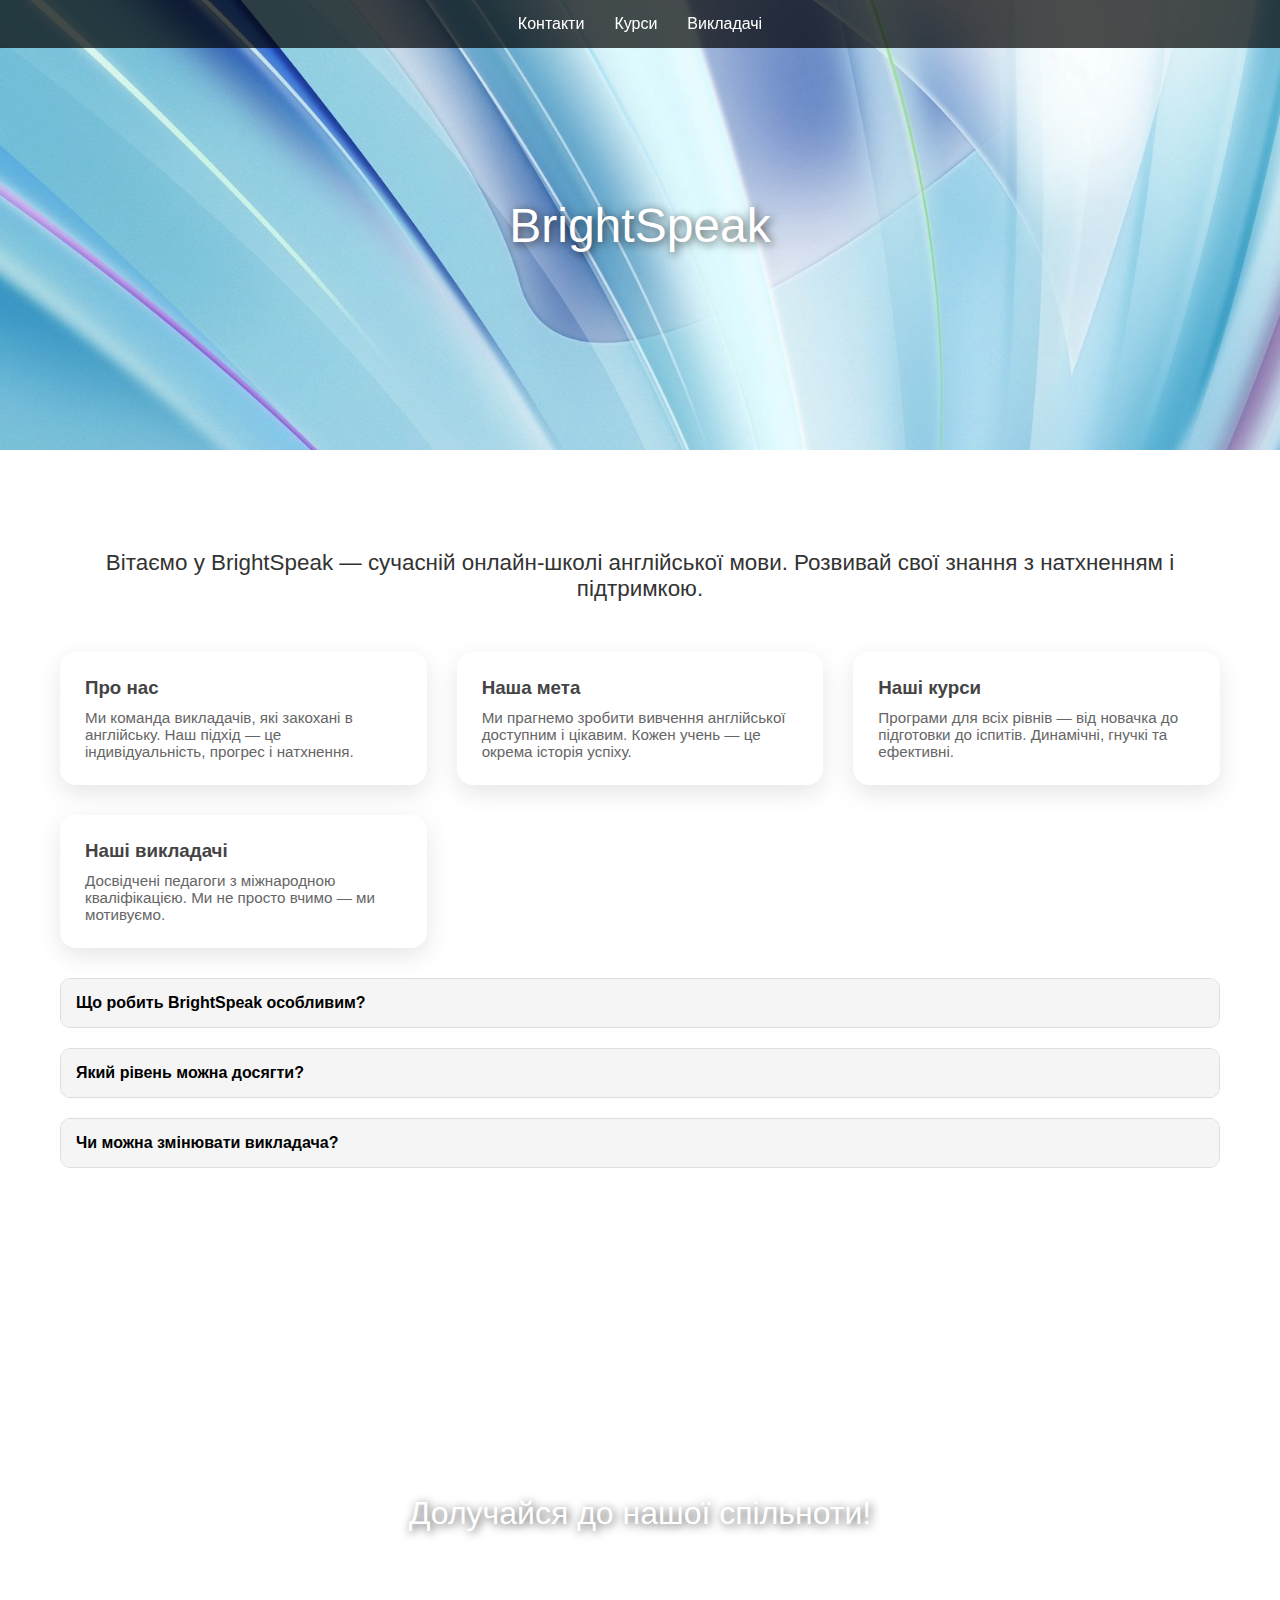
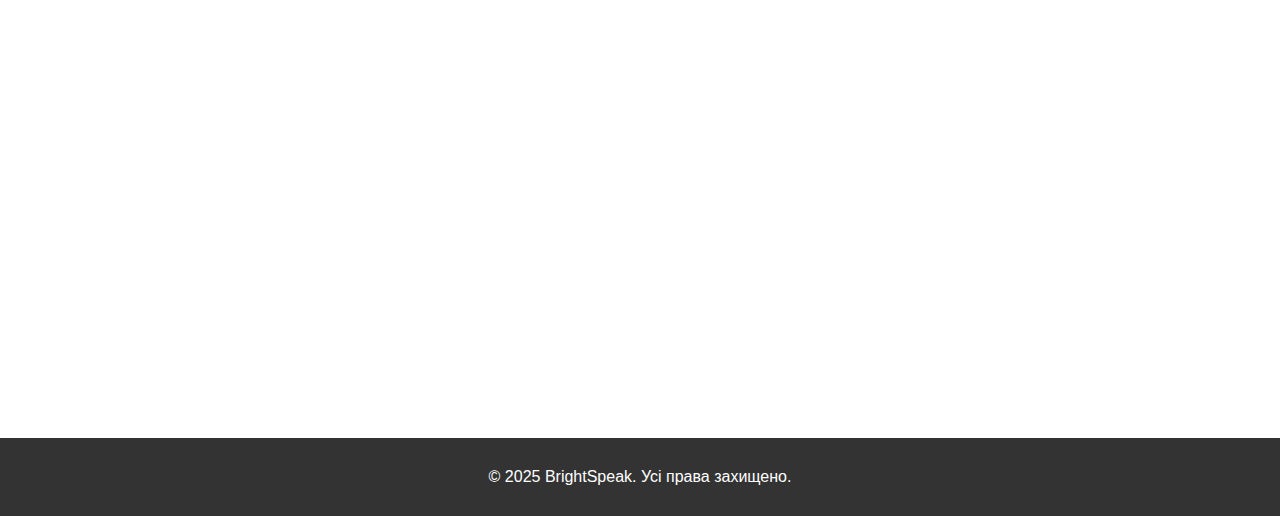
<file: index.html>
﻿<!DOCTYPE html>
<html lang="uk">
<head>
    <meta charset="UTF-8" />
    <meta name="viewport" content="width=device-width, initial-scale=1.0" />
    <title>BrightSpeak</title>
    <style>
        /* ОБНУЛЕНИЕ И БАЗА */
        * {
            margin: 0;
            padding: 0;
            box-sizing: border-box;
        }

        body, html {
            font-family: 'Segoe UI', sans-serif;
            scroll-behavior: smooth;
        }

        ul {
            list-style: none;
        }

        a {
            text-decoration: none;
            color: inherit;
        }

        /* МЕНЮ */
        nav {
            position: fixed;
            top: 0;
            width: 100%;
            background-color: rgba(0,0,0,0.7);
            color: white;
            display: flex;
            justify-content: center;
            padding: 15px 0;
            z-index: 999;
        }

            nav ul {
                display: flex;
                gap: 30px;
            }

            nav li:hover {
                text-decoration: underline;
                cursor: pointer;
            }

        /* ПАРАЛЛАКС */
        .parallax {
            background-attachment: fixed;
            background-size: cover;
            background-position: center;
            height: 50vh;
            display: flex;
            align-items: center;
            justify-content: center;
            color: white;
            font-size: 3em;
            text-shadow: 2px 2px 10px rgba(0,0,0,0.7);
        }

            .parallax.top {
                background-image: url('images/fon.jpg');
            }

            .parallax.bottom {
                background-image: url('images/33.jpg');
                font-size: 2em;
            }

        /* ГЛАВНЫЙ БЛОК */
        .content {
            padding: 100px 20px;
            max-width: 1200px;
            margin: 0 auto;
        }

        .intro {
            text-align: center;
            margin-bottom: 50px;
            font-size: 1.4em;
            color: #333;
        }

        .cards {
            display: grid;
            grid-template-columns: repeat(auto-fit, minmax(280px, 1fr));
            gap: 30px;
        }

        .card {
            background-color: white;
            border-radius: 16px;
            padding: 25px;
            box-shadow: 0 8px 25px rgba(0,0,0,0.1);
            transition: transform 0.3s ease;
            cursor: pointer;
        }

            .card:hover {
                transform: scale(1.05);
            }

            .card h3 {
                margin-bottom: 10px;
                color: #444;
            }

            .card p {
                color: #666;
                font-size: 0.95em;
            }

        /* FAQ стили */
        .faq {
            margin-top: 30px;
        }

        .faq-item {
            margin-bottom: 20px;
            border-radius: 10px;
            overflow: hidden;
            border: 1px solid #ddd;
        }

        .faq-question {
            background: #f5f5f5;
            padding: 15px;
            cursor: pointer;
            font-weight: bold;
            transition: background 0.3s;
        }

            .faq-question:hover {
                background: #e0e0e0;
            }

        .faq-answer {
            padding: 15px;
            display: none;
            background-color: #fff;
            border-top: 1px solid #ddd;
        }

        /* ДЛИНА */
        .spacer {
            height: 300px;
        }

        footer {
            text-align: center;
            padding: 30px;
            background: #333;
            color: white;
        }
/* --- Адаптивность для планшетов и телефонов --- */

/* Планшеты (до 992px) */
@media (max-width: 992px) {
    nav ul li {
        margin: 0 10px;
    }
    .centered-section h2 {
        font-size: 2.2em;
    }
}

/* Смартфоны (до 768px) */
@media (max-width: 768px) {
    nav ul {
        display: flex;
        flex-direction: column;
        align-items: center;
    }
    nav ul li a {
        font-size: 2.5em;
         padding: 20 40px;
    }
    

    nav ul li {
        margin: 10px 0;
    }

    main {
        margin: 20px auto;
        padding: 0 10px;
    }

    .parallax-content h2 {
        font-size: 2rem;
    }

    .parallax-content p {
        font-size: 1rem;
    }

    /* Гибкая сетка для блоков курсов или ссылок */
    .course-links {
        display: flex;
        flex-wrap: wrap;
        justify-content: center;
        gap: 20px;
    }

    .course-links a {
        flex: 1 1 200px;
        text-align: center;
    }
}
        
    </style>
</head>
<body>

    <!-- Меню -->
    <nav>
        <ul>
            <li onclick="location.href='contacts.html'">Контакти</li>
            <li onclick="location.href='courses.html'">Курси</li>
            <li onclick="location.href='teachers.html'">Викладачі</li>
        </ul>
    </nav>

    <!-- Параллакс верх -->
    <section class="parallax top">
        BrightSpeak
    </section>

    <!-- Контент -->
    <section class="content">
        <div class="intro">
            Вітаємо у BrightSpeak — сучасній онлайн-школі англійської мови. Розвивай свої знання з натхненням і підтримкою.
        </div>

        <div class="cards">
            <div class="card">
                <h3>Про нас</h3>
                <p>Ми команда викладачів, які закохані в англійську. Наш підхід — це індивідуальність, прогрес і натхнення.</p>
            </div>
            <div class="card">
                <h3>Наша мета</h3>
                <p>Ми прагнемо зробити вивчення англійської доступним і цікавим. Кожен учень — це окрема історія успіху.</p>
            </div>
            <div class="card">
                <h3>Наші курси</h3>
                <p>Програми для всіх рівнів — від новачка до підготовки до іспитів. Динамічні, гнучкі та ефективні.</p>
            </div>
            <div class="card">
                <h3>Наші викладачі</h3>
                <p>Досвідчені педагоги з міжнародною кваліфікацією. Ми не просто вчимо — ми мотивуємо.</p>
            </div>
        </div>

        <!-- FAQ -->
        <div class="faq">
            <div class="faq-item">
                <div class="faq-question">Що робить BrightSpeak особливим?</div>
                <div class="faq-answer">Інтерактивний підхід, індивідуальні заняття, гнучкий графік та підтримка 24/7.</div>
            </div>
            <div class="faq-item">
                <div class="faq-question">Який рівень можна досягти?</div>
                <div class="faq-answer">Ми допоможемо тобі дійти від A1 до C1 і скласти міжнародні іспити.</div>
            </div>
            <div class="faq-item">
                <div class="faq-question">Чи можна змінювати викладача?</div>
                <div class="faq-answer">Так, якщо ти відчуваєш, що не підходить стиль викладання, ми допоможемо підібрати іншого спеціаліста.</div>
            </div>
        </div>
    </section>

    <!-- Нижний параллакс -->
    <section class="parallax bottom">
        Долучайся до нашої спільноти!
    </section>

    <!-- Дополнительная длина -->
    <div class="spacer"></div>

    <footer>
        &copy; 2025 BrightSpeak. Усі права захищено.
    </footer>

    <script>
        // FAQ toggle
        document.querySelectorAll('.faq-question').forEach(question => {
            question.addEventListener('click', () => {
                const answer = question.nextElementSibling;
                const isOpen = answer.style.display === 'block';
                document.querySelectorAll('.faq-answer').forEach(ans => ans.style.display = 'none');
                answer.style.display = isOpen ? 'none' : 'block';
            });
        });
    </script>

</body>
</html>
</file>
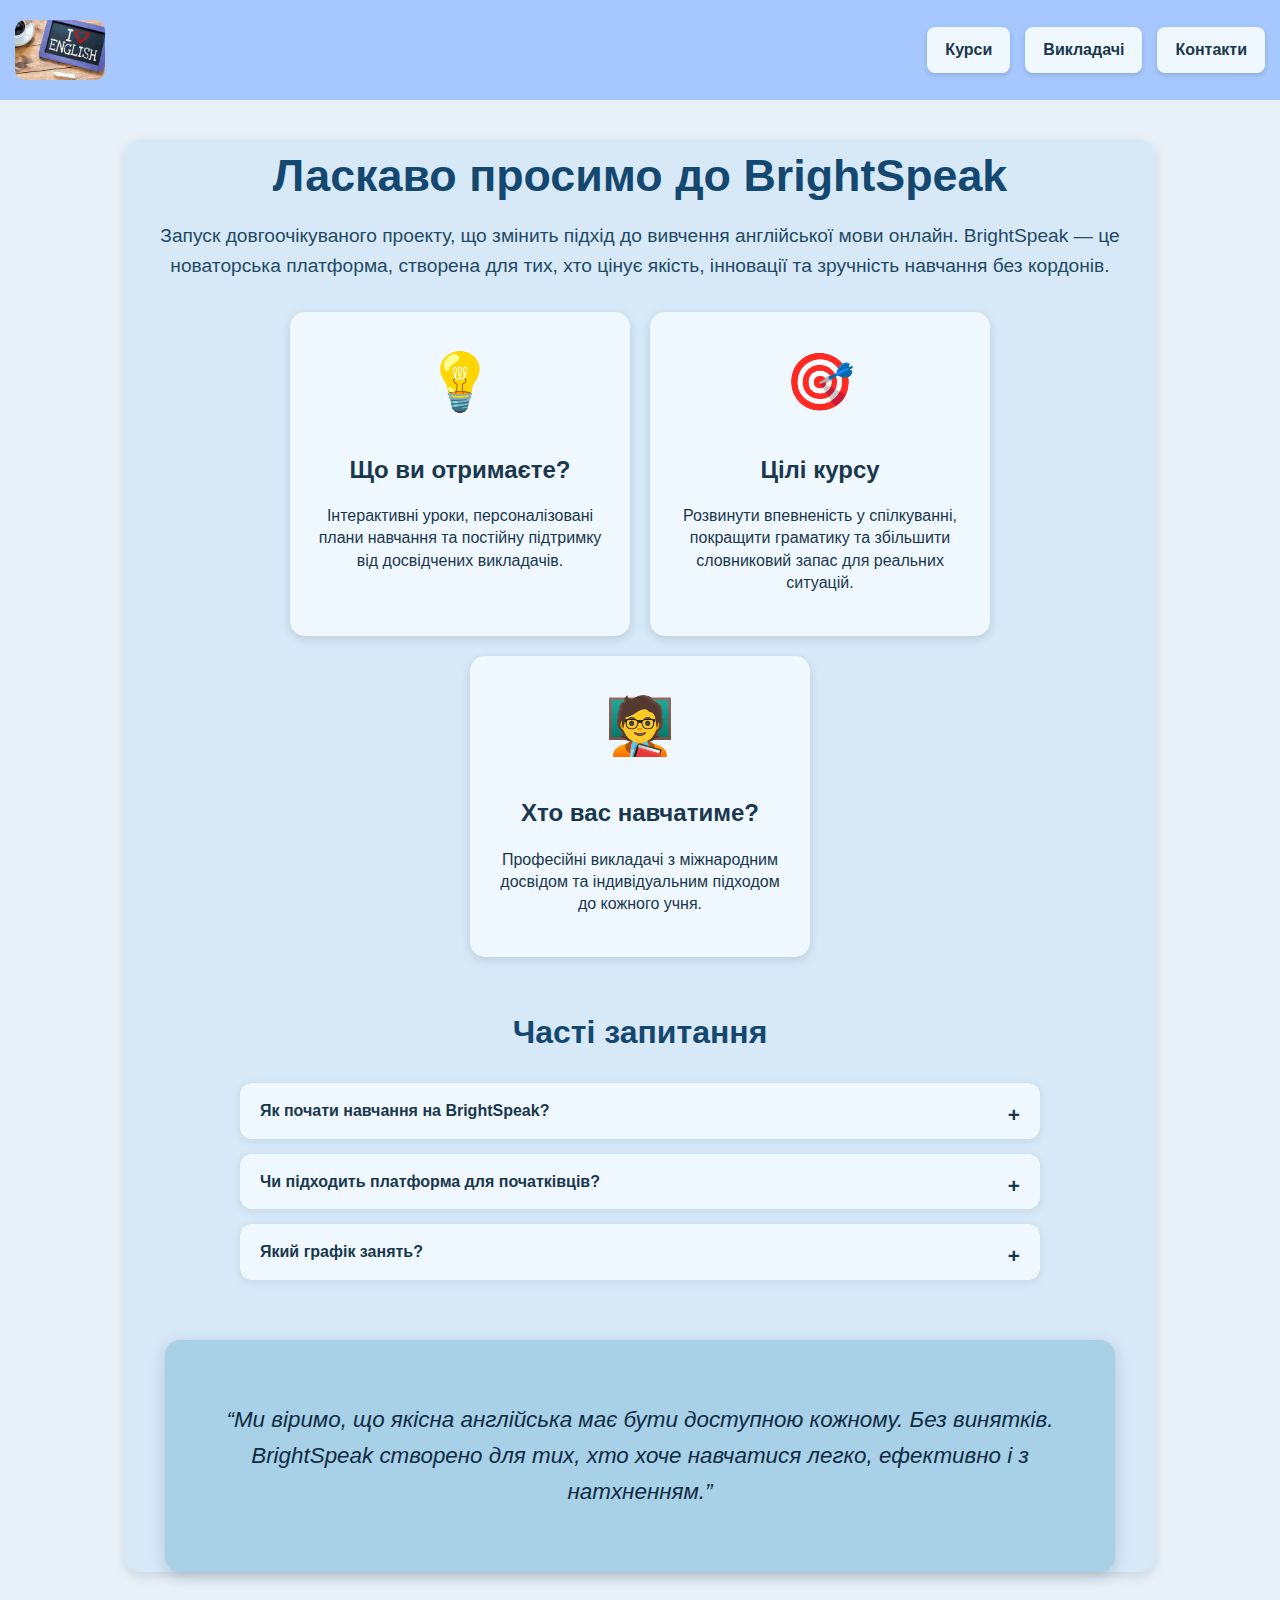
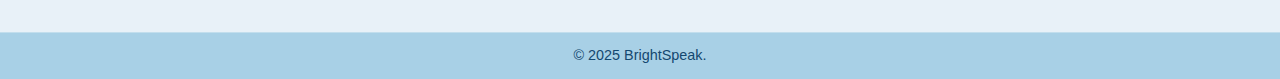
<file: BrightSpeak/index.html>
﻿<!DOCTYPE html>
<html lang="uk">
<head>
    <meta charset="UTF-8" />
    <meta name="viewport" content="width=device-width, initial-scale=1" />
    <title>BrightSpeak — Віртуальний Репетитор</title>
    <style>
        body {
            margin: 0;
            font-family: 'Segoe UI', Tahoma, Geneva, Verdana, sans-serif;
            background-color: #e8f1f8;
            color: #1a374d;
            line-height: 1.6;
            text-align: center;
        }

        header {
            background-color: #A6C8FF;
            padding: 20px 15px;
            display: flex;
            align-items: center;
            justify-content: space-between;
            flex-wrap: wrap;
        }

            header img {
                max-height: 60px;
                border-radius: 10px;
                cursor: pointer;
            }

        nav {
            display: flex;
            gap: 15px;
            flex-wrap: wrap;
        }

            nav a {
                text-decoration: none;
                color: #1a374d;
                background-color: #f0f8ff;
                padding: 10px 18px;
                border-radius: 8px;
                font-weight: 600;
                box-shadow: 0 2px 5px rgba(26,55,77,0.2);
                transition: background-color 0.3s ease, color 0.3s ease;
            }

                nav a:hover {
                    background-color: #1a374d;
                    color: #a8d0e6;
                }

        main {
            max-width: 1000px;
            margin: 40px auto;
            padding: 0 15px;
            background-color: #d7e9f7;
            border-radius: 15px;
            box-shadow: 0 4px 12px rgba(26,55,77,0.15);
        }

        h1 {
            margin-bottom: 0.2em;
            font-weight: 700;
            font-size: 2.8rem;
            color: #144870;
        }

        p.lead {
            font-size: 1.2rem;
            font-weight: 500;
            margin-top: 0;
            margin-bottom: 30px;
            color: #244a66;
        }

        /* Картки */
        .cards {
            display: flex;
            flex-wrap: wrap;
            gap: 20px;
            justify-content: center;
            margin-bottom: 50px;
        }

        .card {
            background-color: #f0f8ff;
            border-radius: 15px;
            padding: 25px 20px;
            max-width: 300px;
            box-shadow: 0 3px 10px rgba(26,55,77,0.15);
            transition: transform 0.3s ease;
            cursor: default;
            color: #1a374d;
        }

            .card:hover {
                transform: translateY(-8px);
                box-shadow: 0 8px 20px rgba(26,55,77,0.3);
            }

        .card-icon {
            font-size: 3.5rem;
            margin-bottom: 15px;
            color: #3b82f6;
        }

        .card h3 {
            margin-bottom: 15px;
            font-weight: 700;
            font-size: 1.5rem;
        }

        .card p {
            font-size: 1rem;
            line-height: 1.4;
            font-weight: 500;
        }

        /* FAQ */
        .faq {
            max-width: 800px;
            margin: 0 auto 60px auto;
            text-align: left;
            color: #1a374d;
        }

            .faq h2 {
                font-size: 2rem;
                margin-bottom: 25px;
                text-align: center;
                color: #144870;
            }

        .faq-item {
            background-color: #f0f8ff;
            border-radius: 12px;
            margin-bottom: 15px;
            box-shadow: 0 2px 8px rgba(26,55,77,0.1);
            overflow: hidden;
        }

        .faq-question {
            padding: 15px 20px;
            cursor: pointer;
            font-weight: 600;
            position: relative;
            user-select: none;
        }

            .faq-question::after {
                content: '+';
                position: absolute;
                right: 20px;
                font-weight: 900;
                font-size: 1.3rem;
                transition: transform 0.3s ease;
            }

            .faq-question.active::after {
                content: '-';
                transform: rotate(180deg);
            }

        .faq-answer {
            max-height: 0;
            padding: 0 20px;
            font-weight: 500;
            line-height: 1.5;
            color: #244a66;
            transition: max-height 0.4s ease, padding 0.4s ease;
        }

            .faq-answer.open {
                max-height: 200px;
                padding: 15px 20px 20px 20px;
            }

        /* Цитата */
        .quote-section {
            background-color: #a8d0e6;
            color: #0f2c44;
            padding: 40px 25px;
            border-radius: 15px;
            font-style: italic;
            font-size: 1.4rem;
            max-width: 900px;
            margin: 0 auto 60px auto;
            box-shadow: 0 4px 15px rgba(26,55,77,0.2);
        }
    </style>
</head>
<body>

    <header>
        <!-- Ти можеш замінити шлях до фото тут -->
        <img src="images/33.jpg" alt="BrightSpeak Profile" />
        <nav>
            <a href="courses.html">Курси</a>
            <a href="teachers.html">Викладачі</a>
            <a href="contacts.html">Контакти</a>
        </nav>
    </header>

    <main>
        <h1>Ласкаво просимо до BrightSpeak</h1>
        <p class="lead">Запуск довгоочікуваного проекту, що змінить підхід до вивчення англійської мови онлайн. BrightSpeak — це новаторська платформа, створена для тих, хто цінує якість, інновації та зручність навчання без кордонів.</p>

        <!-- Інформаційні картки -->
        <section class="cards" aria-label="Основні переваги BrightSpeak">
            <article class="card">
                <div class="card-icon" aria-hidden="true">💡</div>
                <h3>Що ви отримаєте?</h3>
                <p>Інтерактивні уроки, персоналізовані плани навчання та постійну підтримку від досвідчених викладачів.</p>
            </article>
            <article class="card">
                <div class="card-icon" aria-hidden="true">🎯</div>
                <h3>Цілі курсу</h3>
                <p>Розвинути впевненість у спілкуванні, покращити граматику та збільшити словниковий запас для реальних ситуацій.</p>
            </article>
            <article class="card">
                <div class="card-icon" aria-hidden="true">🧑‍🏫</div>
                <h3>Хто вас навчатиме?</h3>
                <p>Професійні викладачі з міжнародним досвідом та індивідуальним підходом до кожного учня.</p>
            </article>
        </section>

        <!-- FAQ -->
        <section class="faq" aria-label="Часті запитання">
            <h2>Часті запитання</h2>

            <div class="faq-item">
                <div class="faq-question">Як почати навчання на BrightSpeak?</div>
                <div class="faq-answer">
                    Для початку реєструйтесь на сайті, обирайте курс, що підходить саме вам, і починайте навчання у зручний час.
                </div>
            </div>
            <div class="faq-item">
                <div class="faq-question">Чи підходить платформа для початківців?</div>
                <div class="faq-answer">
                    Так, ми маємо спеціальні курси, розроблені для тих, хто тільки починає вивчати англійську.
                </div>
            </div>
            <div class="faq-item">
                <div class="faq-question">Який графік занять?</div>
                <div class="faq-answer">
                    Ви можете обирати час занять самостійно — платформа працює 24/7.
                </div>
            </div>
        </section>

        <!-- Цитата -->
        <section class="quote-section">
            <p>“Ми віримо, що якісна англійська має бути доступною кожному. Без винятків. BrightSpeak створено для тих, хто хоче навчатися легко, ефективно і з натхненням.”</p>
        </section>
    </main>

    <script>
        // Акордеон FAQ
        document.querySelectorAll('.faq-question').forEach(question => {
            question.addEventListener('click', () => {
                const currentlyActive = document.querySelector('.faq-question.active');
                if (currentlyActive && currentlyActive !== question) {
                    currentlyActive.classList.remove('active');
                    currentlyActive.nextElementSibling.classList.remove('open');
                }
                question.classList.toggle('active');
                question.nextElementSibling.classList.toggle('open');
            });
        });
    </script>

    <footer style="background-color:#a8d0e6; color:#144870; text-align:center; padding:12px 0; font-size:0.9rem; font-weight:500; box-shadow: inset 0 1px 0 rgba(255,255,255,0.3);">
        &copy; 2025 BrightSpeak. 
    </footer>


</body>
</html>
</file>
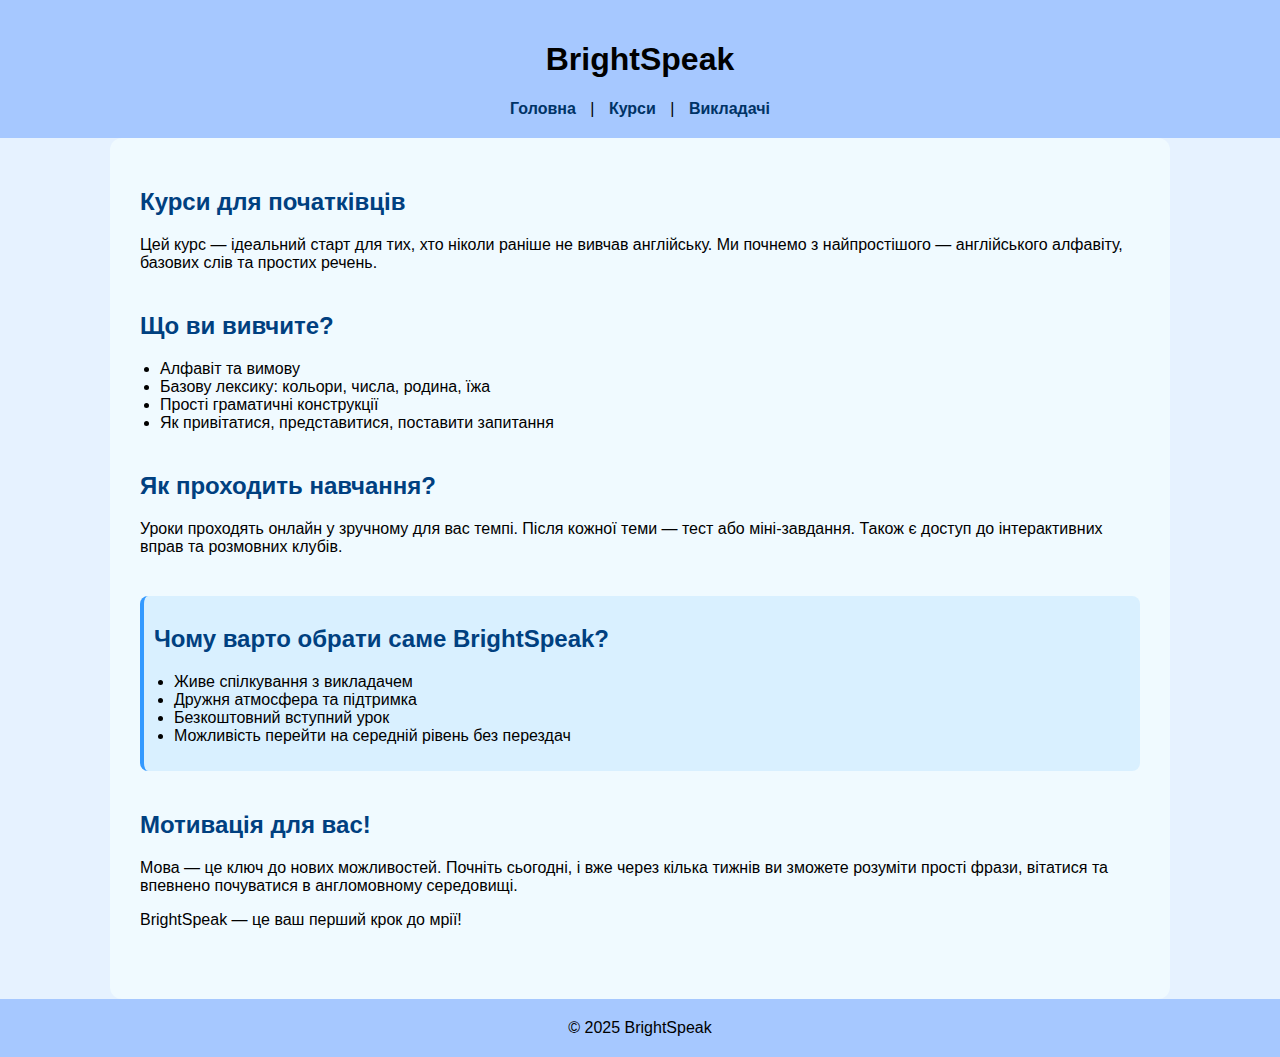
<file: beginner.html>
﻿<!DOCTYPE html>
<html lang="uk">
<head>
  <meta charset="UTF-8">
  <meta name="viewport" content="width=device-width, initial-scale=1.0">
  <title>Курси для початківців</title>
  <style>
    @keyframes fadeIn {
      from {
        opacity: 0;
        transform: translateY(20px);
      }
      to {
        opacity: 1;
        transform: translateY(0);
      }
    }

    body {
      font-family: Arial, sans-serif;
      background-color: #e6f2ff;
      margin: 0;
      padding: 0;
    }

    header, footer {
      background-color: #A6C8FF;
      padding: 20px;
      text-align: center;
    }

    header nav a {
      margin: 0 10px;
      text-decoration: none;
      color: #003366;
      font-weight: bold;
    }

    main {
      animation: fadeIn 1.2s ease-in-out;
      padding: 30px;
      max-width: 1000px;
      margin: 0 auto;
      background-color: #f0faff;
      border-radius: 12px;
    }

    section {
      margin-bottom: 40px;
    }

    h2 {
      color: #004080;
    }

    ul {
      padding-left: 20px;
    }

    .highlight {
      background-color: #d9f0ff;
      padding: 10px;
      border-left: 4px solid #3399ff;
      margin-top: 10px;
      border-radius: 8px;
    }
  </style>
</head>
<body>

  <header>
    <h1>BrightSpeak</h1>
    <nav>
      <a href="index.html">Головна</a> |
      <a href="courses.html">Курси</a> |
      <a href="teachers.html">Викладачі</a>
    </nav>
  </header>

  <main>
    <section>
      <h2>Курси для початківців</h2>
      <p>Цей курс — ідеальний старт для тих, хто ніколи раніше не вивчав англійську. Ми почнемо з найпростішого — англійського алфавіту, базових слів та простих речень.</p>
    </section>

    <section>
      <h2>Що ви вивчите?</h2>
      <ul>
        <li>Алфавіт та вимову</li>
        <li>Базову лексику: кольори, числа, родина, їжа</li>
        <li>Прості граматичні конструкції</li>
        <li>Як привітатися, представитися, поставити запитання</li>
      </ul>
    </section>

    <section>
      <h2>Як проходить навчання?</h2>
      <p>Уроки проходять онлайн у зручному для вас темпі. Після кожної теми — тест або міні-завдання. Також є доступ до інтерактивних вправ та розмовних клубів.</p>
    </section>

    <section class="highlight">
      <h2>Чому варто обрати саме BrightSpeak?</h2>
      <ul>
        <li>Живе спілкування з викладачем</li>
        <li>Дружня атмосфера та підтримка</li>
        <li>Безкоштовний вступний урок</li>
        <li>Можливість перейти на середній рівень без перездач</li>
      </ul>
    </section>

    <section>
      <h2>Мотивація для вас!</h2>
      <p>Мова — це ключ до нових можливостей. Почніть сьогодні, і вже через кілька тижнів ви зможете розуміти прості фрази, вітатися та впевнено почуватися в англомовному середовищі.</p>
      <p>BrightSpeak — це ваш перший крок до мрії!</p>
    </section>
  </main>

  <footer>
    © 2025 BrightSpeak
  </footer>

</body>
</html>
</file>
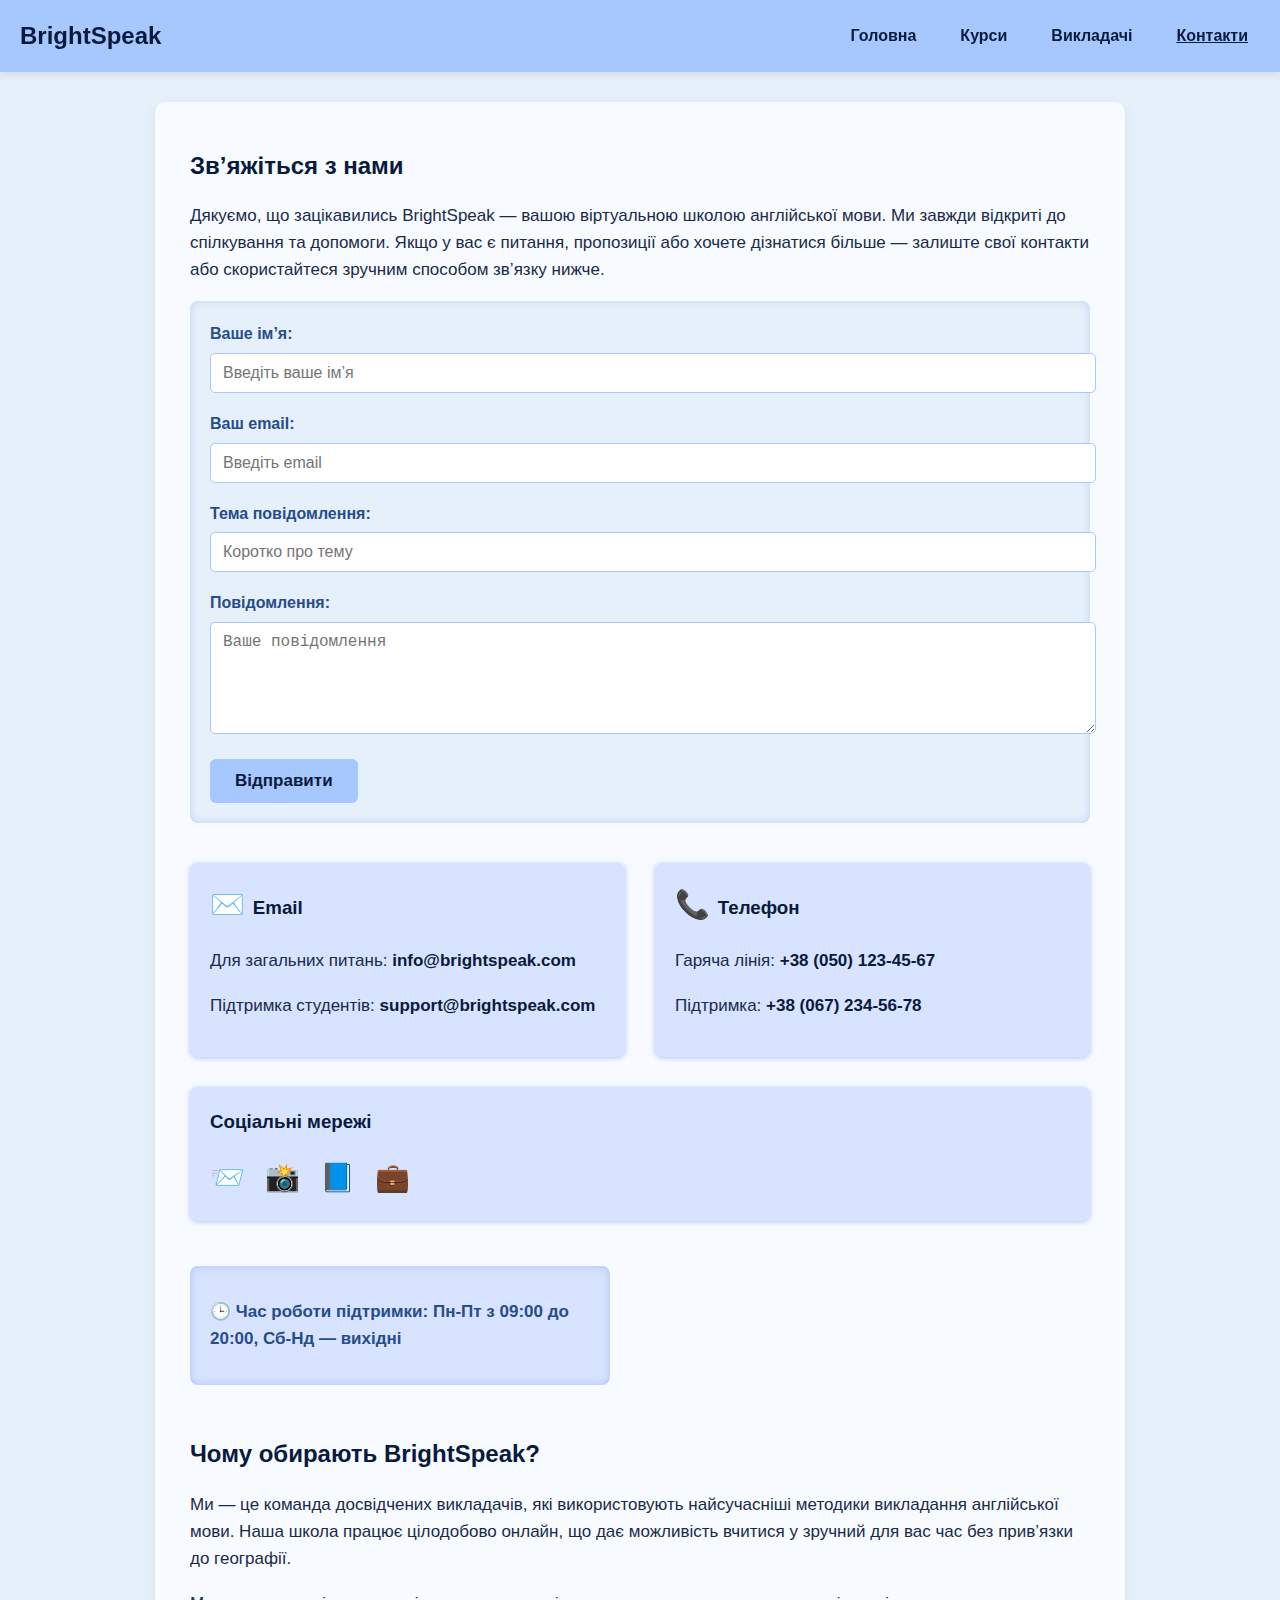
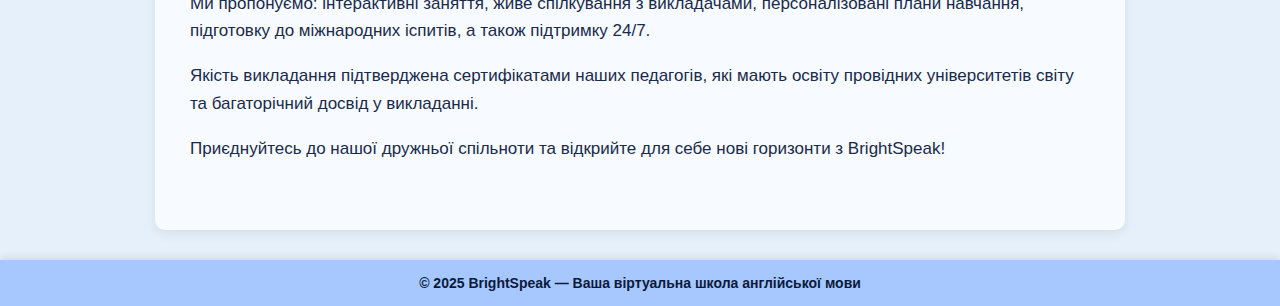
<file: contacts.html>
﻿<!DOCTYPE html>
<html lang="uk">
<head>
<meta charset="UTF-8" />
<meta name="viewport" content="width=device-width, initial-scale=1" />
<title>BrightSpeak — Контакти</title>
<style>
  body {
    margin: 0;
    font-family: 'Segoe UI', Tahoma, Geneva, Verdana, sans-serif;
    background-color: #e6f0fa;
    color: #1a2a4a;
    line-height: 1.6;
  }
  header {
    background-color: #a6c8ff;
    padding: 15px 20px;
    display: flex;
    align-items: center;
    justify-content: space-between;
    box-shadow: 0 2px 8px rgba(0,0,0,0.1);
    position: sticky;
    top: 0;
    z-index: 10;
  }
  header h1 {
    margin: 0;
    font-weight: 700;
    font-size: 24px;
    color: #0a1a3c;
  }
  nav {
    display: flex;
    gap: 20px;
  }
  nav a {
    text-decoration: none;
    color: #0a1a3c;
    font-weight: 600;
    padding: 8px 12px;
    border-radius: 5px;
    transition: background-color 0.3s ease;
  }
  nav a:hover {
    background-color: #e1eaff;
  }

  main {
    max-width: 900px;
    margin: 30px auto;
    background-color: #f7fbff;
    border-radius: 10px;
    padding: 25px 35px 50px;
    box-shadow: 0 4px 12px rgba(0,0,0,0.07);
    animation: fadeIn 1s ease forwards;
  }

  h2 {
    font-weight: 700;
    margin-bottom: 15px;
    color: #0a1a3c;
  }
  p {
    margin-bottom: 18px;
    font-size: 17px;
  }

  /* Форма обратной связи */
  form {
    background-color: #e6f0fa;
    padding: 20px;
    border-radius: 8px;
    box-shadow: inset 0 0 8px #c2d1f4;
    margin-bottom: 40px;
  }
  label {
    display: block;
    margin-bottom: 6px;
    font-weight: 600;
    color: #264d8b;
  }
  input[type="text"],
  input[type="email"],
  textarea {
    width: 100%;
    padding: 10px 12px;
    margin-bottom: 18px;
    border: 1.5px solid #a6c8ff;
    border-radius: 5px;
    font-size: 16px;
    transition: border-color 0.3s ease;
  }
  input[type="text"]:focus,
  input[type="email"]:focus,
  textarea:focus {
    border-color: #0a1a3c;
    outline: none;
  }
  textarea {
    resize: vertical;
    min-height: 90px;
  }
  button {
    background-color: #a6c8ff;
    border: none;
    color: #0a1a3c;
    font-weight: 700;
    padding: 12px 25px;
    border-radius: 6px;
    cursor: pointer;
    font-size: 17px;
    transition: background-color 0.3s ease;
  }
  button:hover {
    background-color: #7aa8ff;
  }

  /* Блок контактной информации */
  .contact-info {
    display: flex;
    flex-wrap: wrap;
    gap: 30px;
    margin-bottom: 45px;
  }
  .contact-item {
    flex: 1 1 250px;
    background-color: #d7e3ff;
    border-radius: 8px;
    padding: 20px;
    box-shadow: 0 1px 5px #aec3ff;
    transition: box-shadow 0.3s ease;
  }
  .contact-item:hover {
    box-shadow: 0 4px 15px #7291ff;
  }
  .contact-item h3 {
    margin-top: 0;
    color: #0a1a3c;
  }
  .contact-item a {
    color: #0a1a3c;
    text-decoration: none;
    font-weight: 600;
  }
  .contact-item a:hover {
    text-decoration: underline;
  }
  .icon {
    font-size: 28px;
    margin-bottom: 12px;
    color: #4a6bb8;
  }

  /* Соцсети */
  .social-links {
    display: flex;
    gap: 20px;
    margin-top: 10px;
  }
  .social-links a {
    font-size: 24px;
    color: #0a1a3c;
    transition: color 0.3s ease;
  }
  .social-links a:hover {
    color: #7291ff;
  }

  /* Время работы */
  .work-hours {
    background-color: #d7e3ff;
    border-radius: 8px;
    padding: 15px 20px;
    box-shadow: inset 0 0 10px #aec3ff;
    max-width: 380px;
    margin-bottom: 50px;
    font-weight: 600;
    color: #264d8b;
  }

  /* Анимация появления */
  @keyframes fadeIn {
    from {opacity: 0; transform: translateY(25px);}
    to {opacity: 1; transform: translateY(0);}
  }

  /* Подвал */
  footer {
    background-color: #a6c8ff;
    text-align: center;
    padding: 12px 20px;
    color: #0a1a3c;
    font-weight: 600;
    font-size: 14px;
    box-shadow: 0 -2px 8px rgba(0,0,0,0.1);
  }

  /* Иконки из Unicode для простоты */
  .icon-email::before { content: "✉️ "; }
  .icon-phone::before { content: "📞 "; }
  .icon-telegram::before { content: "📨 "; }
  .icon-instagram::before { content: "📸 "; }
  .icon-facebook::before { content: "📘 "; }
  .icon-linkedin::before { content: "💼 "; }

  /* Адаптивность */
  @media (max-width: 650px) {
    nav {
      gap: 12px;
    }
    .contact-info {
      flex-direction: column;
    }
    main {
      margin: 15px;
      padding: 20px;
    }
  }
</style>
</head>
<body>
<header>
  <h1>BrightSpeak</h1>
  <nav>
    <a href="index.html">Головна</a>
    <a href="courses.html">Курси</a>
    <a href="teachers.html">Викладачі</a>
    <a href="contacts.html" style="font-weight:700; text-decoration: underline;">Контакти</a>
  </nav>
</header>

<main>
  <h2>Зв’яжіться з нами</h2>
  <p>Дякуємо, що зацікавились BrightSpeak — вашою віртуальною школою англійської мови. Ми завжди відкриті до спілкування та допомоги. Якщо у вас є питання, пропозиції або хочете дізнатися більше — залиште свої контакти або скористайтеся зручним способом зв’язку нижче.</p>

  <form id="contactForm" onsubmit="return submitForm(event);">
    <label for="name">Ваше ім’я:</label>
    <input type="text" id="name" name="name" required placeholder="Введіть ваше ім’я" />

    <label for="email">Ваш email:</label>
    <input type="email" id="email" name="email" required placeholder="Введіть email" />

    <label for="subject">Тема повідомлення:</label>
    <input type="text" id="subject" name="subject" placeholder="Коротко про тему" />

    <label for="message">Повідомлення:</label>
    <textarea id="message" name="message" required placeholder="Ваше повідомлення"></textarea>

    <button type="submit">Відправити</button>
  </form>

  <div class="contact-info">
    <div class="contact-item">
      <h3><span class="icon icon-email"></span>Email</h3>
      <p>Для загальних питань: <a href="mailto:info@brightspeak.com">info@brightspeak.com</a></p>
      <p>Підтримка студентів: <a href="mailto:support@brightspeak.com">support@brightspeak.com</a></p>
    </div>
    <div class="contact-item">
      <h3><span class="icon icon-phone"></span>Телефон</h3>
      <p>Гаряча лінія: <a href="tel:+380501234567">+38 (050) 123-45-67</a></p>
      <p>Підтримка: <a href="tel:+380672345678">+38 (067) 234-56-78</a></p>
    </div>
    <div class="contact-item">
      <h3>Соціальні мережі</h3>
      <div class="social-links">
        <a href="https://t.me/BrightSpeak" target="_blank" title="Telegram"><span class="icon icon-telegram"></span></a>
        <a href="https://instagram.com/BrightSpeak" target="_blank" title="Instagram"><span class="icon icon-instagram"></span></a>
        <a href="https://facebook.com/BrightSpeak" target="_blank" title="Facebook"><span class="icon icon-facebook"></span></a>
        <a href="https://linkedin.com/company/BrightSpeak" target="_blank" title="LinkedIn"><span class="icon icon-linkedin"></span></a>
      </div>
    </div>
  </div>

  <div class="work-hours">
    <p>🕒 <strong>Час роботи підтримки:</strong> Пн-Пт з 09:00 до 20:00, Сб-Нд — вихідні</p>
  </div>

  <section>
    <h2>Чому обирають BrightSpeak?</h2>
    <p>Ми — це команда досвідчених викладачів, які використовують найсучасніші методики викладання англійської мови. Наша школа працює цілодобово онлайн, що дає можливість вчитися у зручний для вас час без прив’язки до географії.</p>
    <p>Ми пропонуємо: інтерактивні заняття, живе спілкування з викладачами, персоналізовані плани навчання, підготовку до міжнародних іспитів, а також підтримку 24/7.</p>
    <p>Якість викладання підтверджена сертифікатами наших педагогів, які мають освіту провідних університетів світу та багаторічний досвід у викладанні.</p>
    <p>Приєднуйтесь до нашої дружньої спільноти та відкрийте для себе нові горизонти з BrightSpeak!</p>
  </section>

</main>

<footer>
  &copy; 2025 BrightSpeak — Ваша віртуальна школа англійської мови
</footer>

<script>
  function submitForm(event) {
    event.preventDefault();
    const form = event.target;
    const name = form.name.value.trim();
    const email = form.email.value.trim();
    const message = form.message.value.trim();
    if (!name || !email || !message) {
      alert('Будь ласка, заповніть усі обов’язкові поля.');
      return false;
    }
    alert(`Дякуємо, ${name}! Ваше повідомлення отримано. Ми зв’яжемося з вами найближчим часом.`);
    form.reset();
    return false; // чтобы не перезагружать страницу
  }
</script>

</body>
</html>
</file>
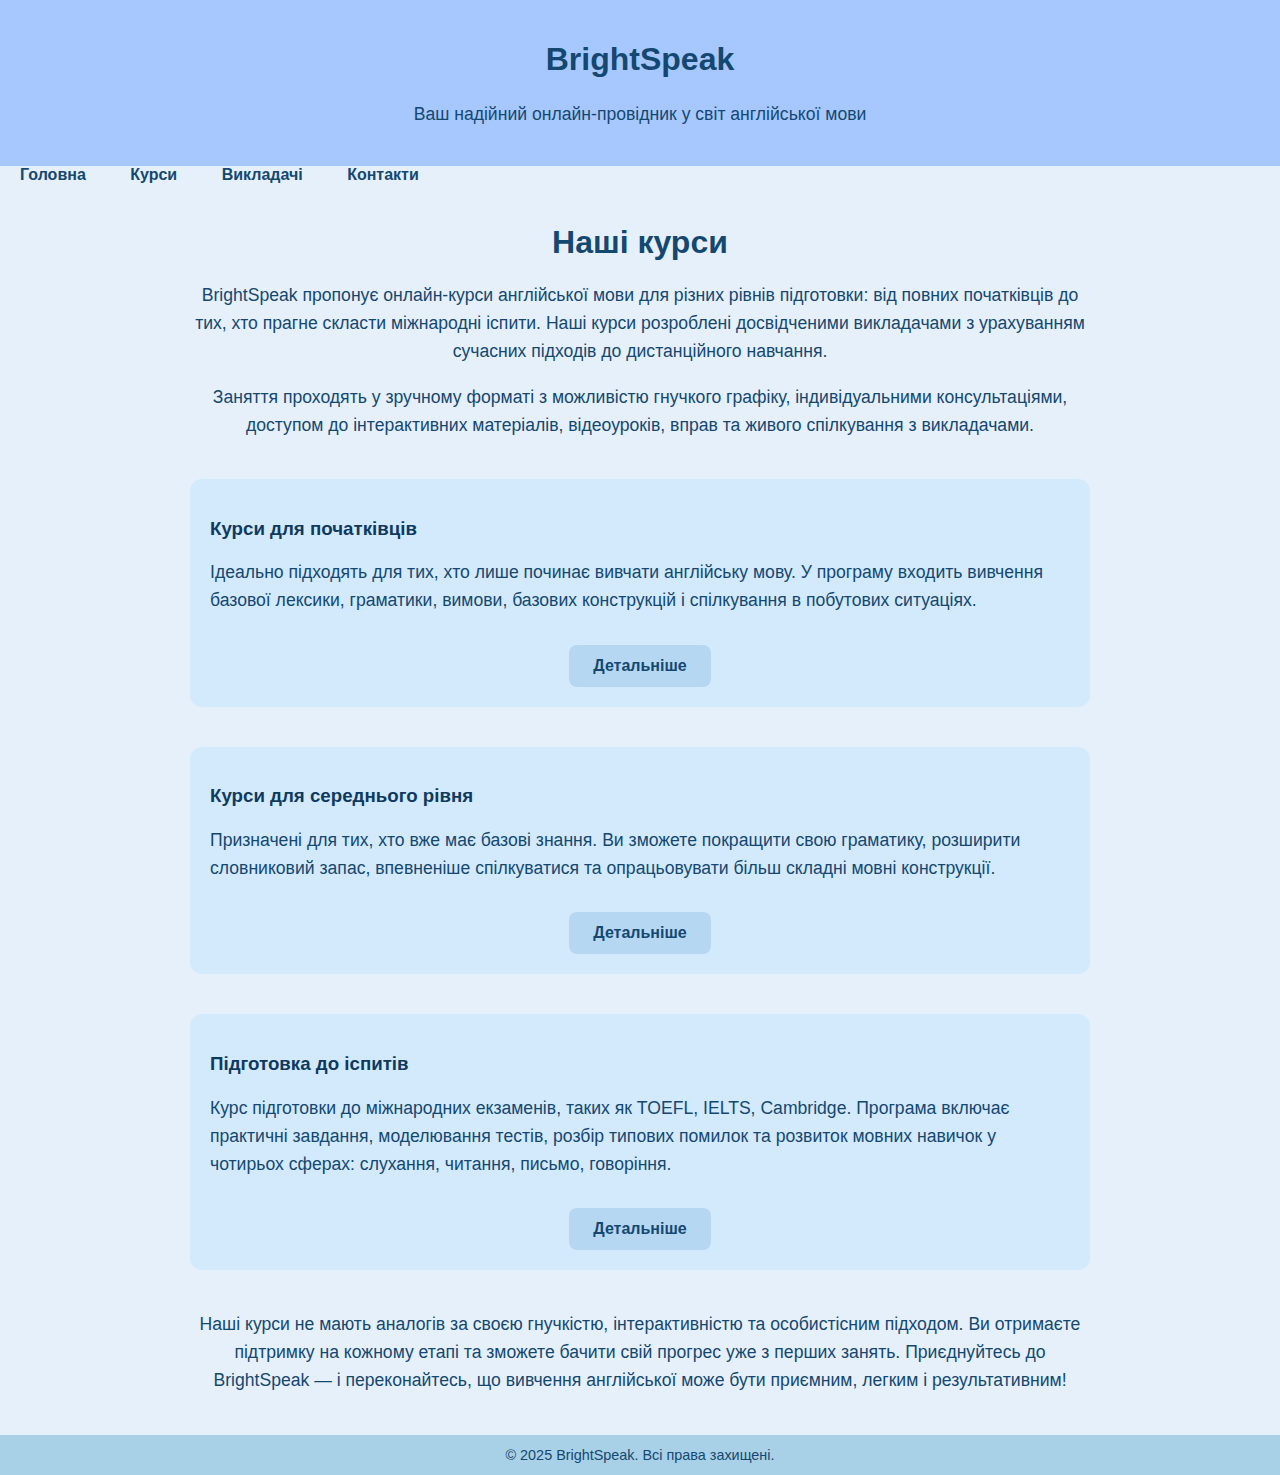
<file: courses.html>
﻿<!DOCTYPE html>
<html lang="uk">
<head>
    <meta charset="UTF-8" />
    <meta name="viewport" content="width=device-width, initial-scale=1.0" />
    <title>BrightSpeak — Курси</title>
    <style>
        body {
            margin: 0;
            font-family: 'Segoe UI', sans-serif;
            background-color: #e6f0fa;
            color: #144870;
        }

        header {
            background-color: #A6C8FF; /* нежно-зелёный */
            padding: 20px;
            text-align: center;
        }

            header nav a {
                margin: 0 10px;
                text-decoration: none;
                color: #2e7d32; /* тёмно-зелёный для контрастного текста */
                font-weight: bold;
            }

            nav a {
                margin: 0 20px;
                text-decoration: none;
                color: #144870;
                font-weight: 600;
                font-size: 1rem;
            }

                nav a:hover {
                    text-decoration: underline;
                }

        main {
            max-width: 900px;
            margin: 40px auto;
            padding: 0 20px;
            text-align: center;
        }

        section {
            margin-top: 40px;
        }

        h2 {
            font-size: 2rem;
            margin-bottom: 20px;
        }

        p {
            font-size: 1.1rem;
            line-height: 1.6;
        }

        .course-block {
            background-color: #d3eafd;
            padding: 20px;
            border-radius: 12px;
            margin-bottom: 30px;
            text-align: left;
        }

            .course-block h3 {
                color: #0e3a5f;
            }

        .course-links {
            margin-top: 30px;
            display: flex;
            justify-content: center;
            gap: 20px;
            flex-wrap: wrap;
        }

            .course-links a {
                background-color: #b5d7f2;
                padding: 12px 24px;
                border-radius: 8px;
                text-decoration: none;
                color: #144870;
                font-weight: bold;
                transition: background-color 0.3s ease;
            }

                .course-links a:hover {
                    background-color: #99c6ec;
                }

        footer {
            background-color: #a8d0e6;
            color: #144870;
            text-align: center;
            padding: 12px 0;
            font-size: 0.9rem;
            font-weight: 500;
            margin-top: 40px;
        }
    </style>
</head>
<body>

    <header>
        <h1>BrightSpeak</h1>
        <p>Ваш надійний онлайн-провідник у світ англійської мови</p>
    </header>

    <nav>
        <a href="index.html">Головна</a>
        <a href="courses.html">Курси</a>
        <a href="teachers.html">Викладачі</a>
        <a href="contacts.html">Контакти</a>
    </nav>

    <main>
        <h2>Наші курси</h2>
        <p>BrightSpeak пропонує онлайн-курси англійської мови для різних рівнів підготовки: від повних початківців до тих, хто прагне скласти міжнародні іспити. Наші курси розроблені досвідченими викладачами з урахуванням сучасних підходів до дистанційного навчання.</p>
        <p>Заняття проходять у зручному форматі з можливістю гнучкого графіку, індивідуальними консультаціями, доступом до інтерактивних матеріалів, відеоуроків, вправ та живого спілкування з викладачами.</p>

        <section class="course-block">
            <h3>Курси для початківців</h3>
            <p>Ідеально підходять для тих, хто лише починає вивчати англійську мову. У програму входить вивчення базової лексики, граматики, вимови, базових конструкцій і спілкування в побутових ситуаціях.</p>
            <div class="course-links">
                <a href="beginner.html">Детальніше</a>
            </div>
        </section>

        <section class="course-block">
            <h3>Курси для середнього рівня</h3>
            <p>Призначені для тих, хто вже має базові знання. Ви зможете покращити свою граматику, розширити словниковий запас, впевненіше спілкуватися та опрацьовувати більш складні мовні конструкції.</p>
            <div class="course-links">
                <a href="middle.html">Детальніше</a>
            </div>
        </section>

        <section class="course-block">
            <h3>Підготовка до іспитів</h3>
            <p>Курс підготовки до міжнародних екзаменів, таких як TOEFL, IELTS, Cambridge. Програма включає практичні завдання, моделювання тестів, розбір типових помилок та розвиток мовних навичок у чотирьох сферах: слухання, читання, письмо, говоріння.</p>
            <div class="course-links">
                <a href="exam.html">Детальніше</a>
            </div>
        </section>

        <section>
            <p>Наші курси не мають аналогів за своєю гнучкістю, інтерактивністю та особистісним підходом. Ви отримаєте підтримку на кожному етапі та зможете бачити свій прогрес уже з перших занять. Приєднуйтесь до BrightSpeak — і переконайтесь, що вивчення англійської може бути приємним, легким і результативним!</p>
        </section>
    </main>

    <footer>
        &copy; 2025 BrightSpeak. Всі права захищені.
    </footer>

</body>
</html>
</file>
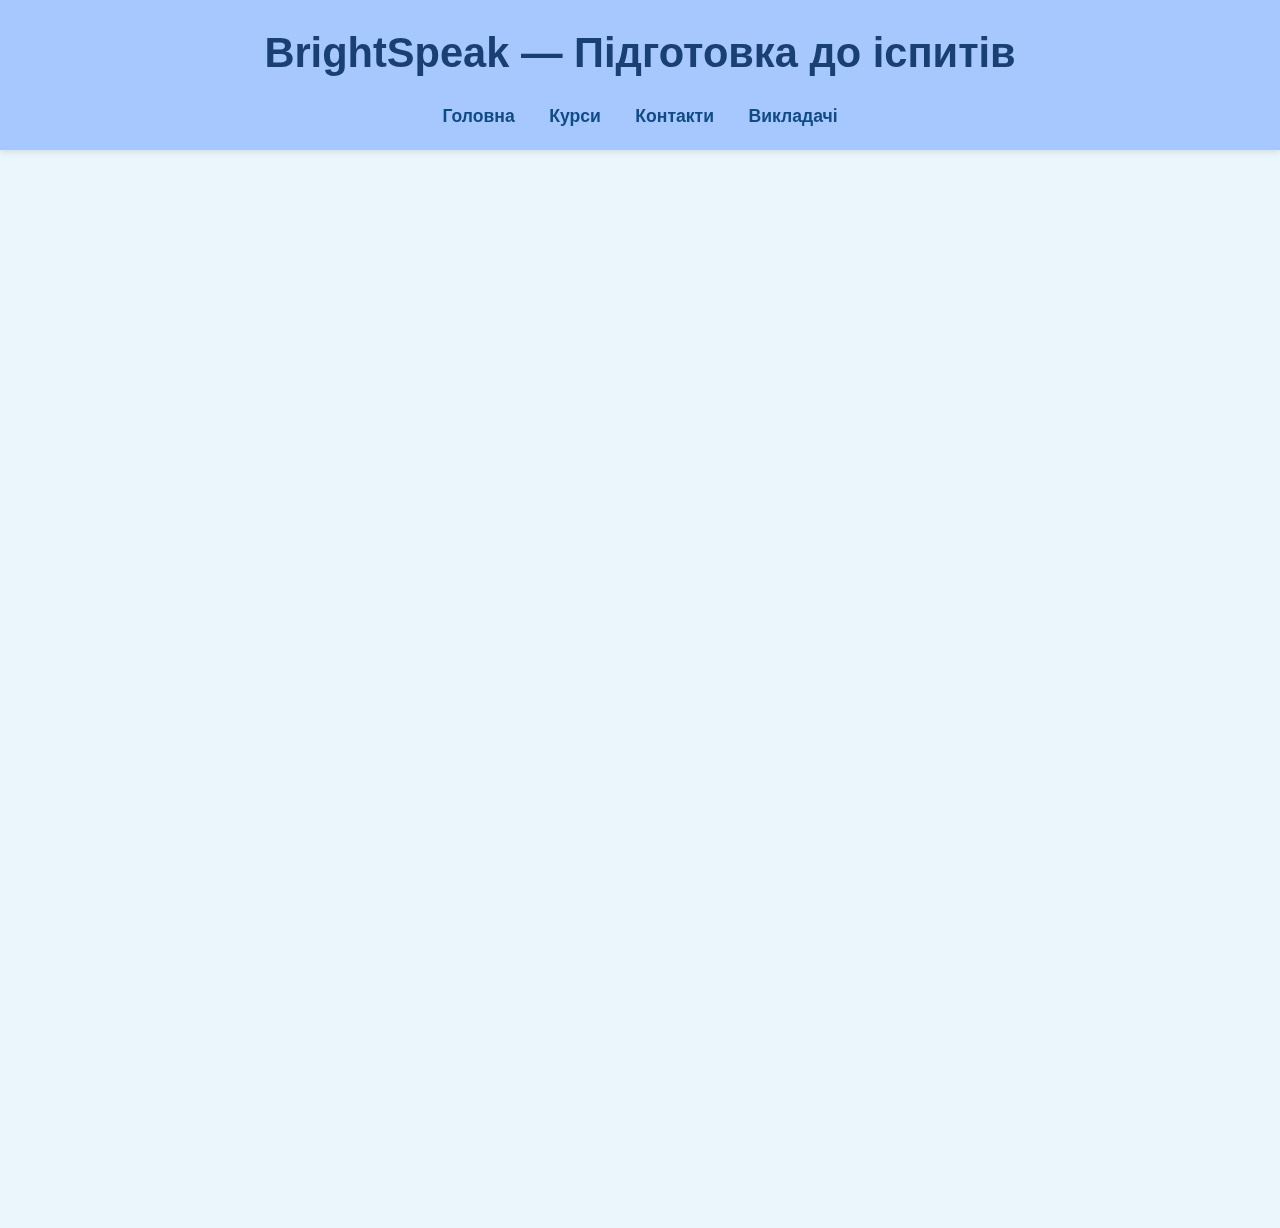
<file: exam.html>
﻿<!DOCTYPE html>
<html lang="uk">
<head>
<meta charset="UTF-8" />
<meta name="viewport" content="width=device-width, initial-scale=1" />
<title>BrightSpeak — Підготовка до іспитів</title>
<style>
  /* Загальні стилі */
  body {
    margin: 0;
    font-family: 'Segoe UI', Tahoma, Geneva, Verdana, sans-serif;
    background: #eaf6fb;
    color: #333;
    line-height: 1.6;
  }
  /* Шапка */
  header {
    background-color: #A6C8FF;
    padding: 20px 40px;
    text-align: center;
    position: sticky;
    top: 0;
    z-index: 1000;
    box-shadow: 0 2px 6px rgba(0,0,0,0.1);
  }
  header h1 {
    margin: 0;
    font-size: 2.6rem;
    color: #1a3f72;
    user-select: none;
  }
  nav {
    margin-top: 15px;
  }
  nav a {
    text-decoration: none;
    color: #114a85;
    font-weight: 600;
    margin: 0 15px;
    font-size: 1.1rem;
    transition: color 0.3s ease;
  }
  nav a:hover {
    color: #062a48;
  }
  main {
    max-width: 900px;
    margin: 30px auto 60px;
    padding: 0 20px;
  }
  /* Розділи */
  section {
    margin-bottom: 50px;
  }
  h2 {
    color: #0f3b67;
    border-bottom: 2px solid #62a0d7;
    padding-bottom: 8px;
    margin-bottom: 20px;
  }
  p {
    font-size: 1.1rem;
    margin-bottom: 18px;
  }
  /* Інтерактивний блок - акордеон */
  .accordion {
    background-color: #cde5fc;
    border-radius: 8px;
    margin-bottom: 15px;
    cursor: pointer;
    padding: 14px 20px;
    font-weight: 600;
    color: #0f3b67;
    user-select: none;
    transition: background-color 0.3s ease;
  }
  .accordion:hover {
    background-color: #a4c4f9;
  }
  .accordion.active {
    background-color: #8bb2f7;
  }
  .panel {
    padding: 0 20px 20px;
    background: #eaf6fb;
    display: none;
    font-weight: 400;
    color: #1a3f72;
  }
  /* Кнопка повернення вгору */
  #topBtn {
    display: none;
    position: fixed;
    bottom: 35px;
    right: 35px;
    z-index: 99;
    font-size: 18px;
    border: none;
    outline: none;
    background-color: #4c90ff;
    color: white;
    cursor: pointer;
    padding: 12px 16px;
    border-radius: 50%;
    box-shadow: 0 4px 8px rgba(0,0,0,0.2);
    transition: background-color 0.3s ease;
  }
  #topBtn:hover {
    background-color: #1f57d4;
  }
  /* Плавне з'явлення */
  .fade-in {
    opacity: 0;
    animation: fadeInAnimation 1.2s forwards;
  }
  @keyframes fadeInAnimation {
    to {
      opacity: 1;
    }
  }
</style>
</head>
<body>

<header>
  <h1>BrightSpeak — Підготовка до іспитів</h1>
  <nav>
    <a href="index.html">Головна</a>
    <a href="courses.html">Курси</a>
    <a href="contacts.html">Контакти</a>
    <a href="teachers.html">Викладачі</a>
  </nav>
</header>


<main>
  <section class="fade-in">
    <h2>Чому важливо готуватися до іспитів з BrightSpeak?</h2>
    <p>
      Наш сервіс пропонує комплексну підготовку до найпопулярніших міжнародних та національних іспитів з англійської мови. Ми допомагаємо покращити всі мовні навички — слухання, говоріння, читання та письмо — завдяки сучасним методикам та інтерактивним матеріалам. 
    </p>
    <p>
      Підготовка з BrightSpeak — це не просто навчання, а інвестиція у майбутнє, адже правильна здача іспиту відкриває двері до навчання за кордоном, кар’єрного зростання та нових можливостей.
    </p>
  </section>

  <section class="fade-in">
    <h2>Що входить у курс підготовки?</h2>
    <div class="accordion">Розділ 1: Граматика та лексика</div>
    <div class="panel">
      <p>Ретельне вивчення граматичних правил, розвиток словникового запасу, робота з помилками та типові завдання іспитів.</p>
    </div>
    <div class="accordion">Розділ 2: Техніки читання та аудіювання</div>
    <div class="panel">
      <p>Покращення навичок розуміння текстів різного рівня складності та аудіоматеріалів, тренування швидкості читання та сприйняття на слух.</p>
    </div>
    <div class="accordion">Розділ 3: Практика письма та говоріння</div>
    <div class="panel">
      <p>Підготовка до письмових завдань іспитів та розвиток навичок усного мовлення з використанням живих діалогів і симуляцій.</p>
    </div>
  </section>

  <section class="fade-in">
    <h2>Переваги нашого сервісу</h2>
    <p>
      Викладачі BrightSpeak — це професіонали з багаторічним досвідом, які індивідуально підходять до кожного учня. Ви отримуєте не лише теорію, а й багато практики, що допомагає впевнено здавати іспити. Система дозволяє відстежувати прогрес та отримувати зворотний зв’язок у реальному часі.
    </p>
    <p>
      Вся навчальна інформація доступна 24/7, що робить процес підготовки максимально зручним та гнучким. Крім того, інтерактивні завдання та тести підтримують мотивацію і дозволяють краще засвоювати матеріал.
    </p>
  </section>

  <section class="fade-in">
    <h2>Як почати?</h2>
    <p>Ви можете розпочати підготовку просто зараз, обравши відповідний курс у розділі «Курси». Не зволікайте, адже найкращий час — це сьогодні!</p>
  </section>
</main>

<button id="topBtn" title="Вверх">&#8679;</button>

<script>
    // Акордеон
    const acc = document.querySelectorAll(".accordion");
    acc.forEach(el => {
        el.addEventListener("click", () => {
            el.classList.toggle("active");
            const panel = el.nextElementSibling;
            if (panel.style.display === "block") {
                panel.style.display = "none";
            } else {
                panel.style.display = "block";
            }
        });
    });

    // Кнопка повернення вгору
    const topBtn = document.getElementById("topBtn");
    window.onscroll = () => {
        if (document.body.scrollTop > 200 || document.documentElement.scrollTop > 200) {
            topBtn.style.display = "block";
        } else {
            topBtn.style.display = "none";
        }
    };
    topBtn.onclick = () => {
        window.scrollTo({ top: 0, behavior: 'smooth' });
    };
</script>

</body>
</html>
</file>
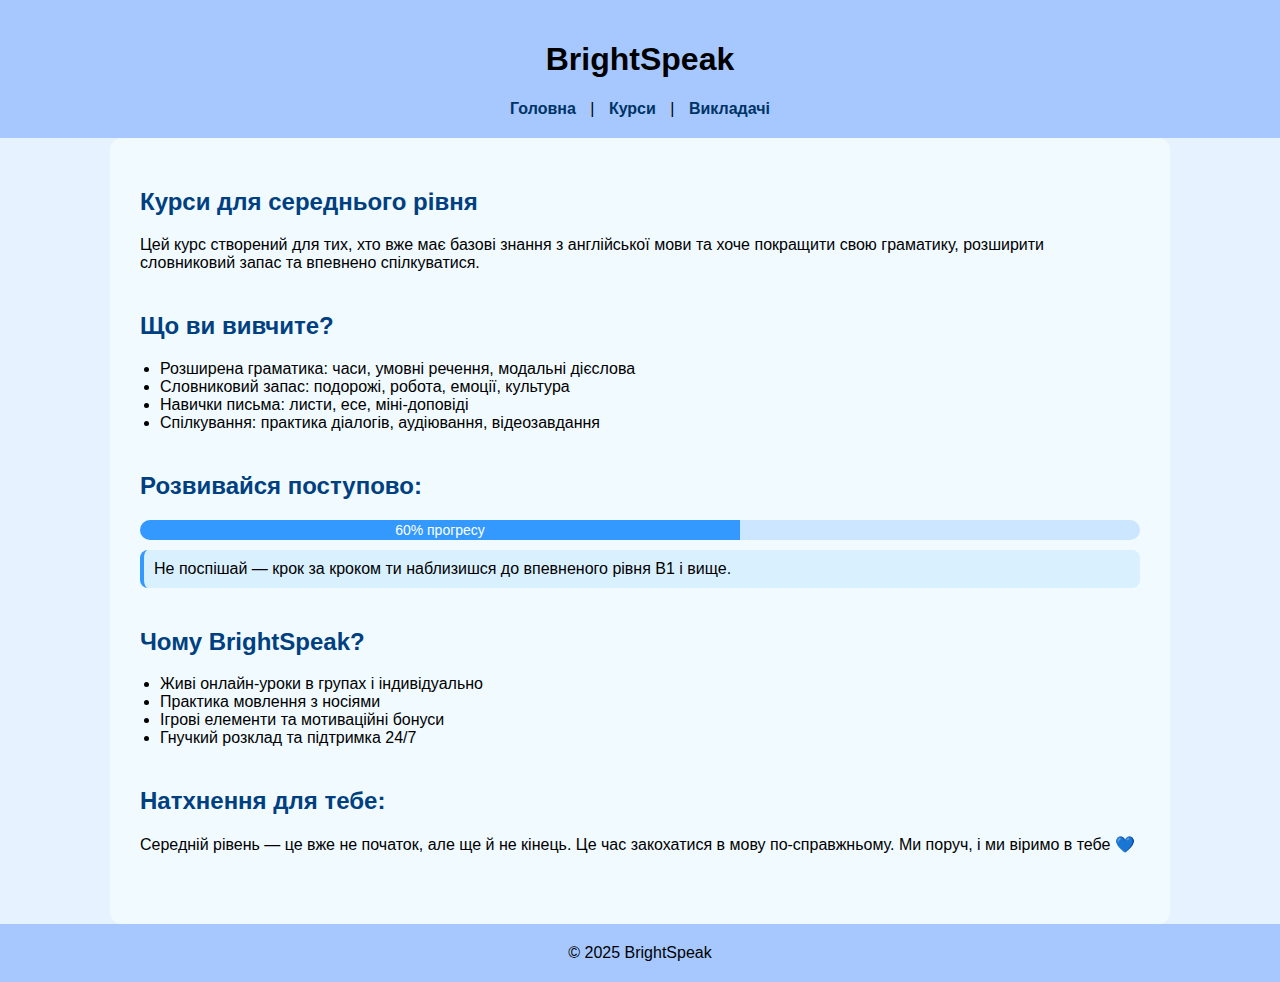
<file: middle.html>
﻿<!DOCTYPE html>
<html lang="uk">
<head>
  <meta charset="UTF-8">
  <meta name="viewport" content="width=device-width, initial-scale=1.0">
  <title>Курси для середнього рівня</title>
  <style>
    @keyframes fadeIn {
      from {
        opacity: 0;
        transform: translateY(20px);
      }
      to {
        opacity: 1;
        transform: translateY(0);
      }
    }

    body {
      font-family: Arial, sans-serif;
      background-color: #e6f2ff;
      margin: 0;
      padding: 0;
    }

    header, footer {
      background-color: #A6C8FF;
      padding: 20px;
      text-align: center;
    }

    header nav a {
      margin: 0 10px;
      text-decoration: none;
      color: #003366;
      font-weight: bold;
    }

    main {
      animation: fadeIn 1.2s ease-in-out;
      padding: 30px;
      max-width: 1000px;
      margin: 0 auto;
      background-color: #f0faff;
      border-radius: 12px;
    }

    section {
      margin-bottom: 40px;
    }

    h2 {
      color: #004080;
    }

    ul {
      padding-left: 20px;
    }

    .highlight {
      background-color: #d9f0ff;
      padding: 10px;
      border-left: 4px solid #3399ff;
      margin-top: 10px;
      border-radius: 8px;
    }

    .progress-bar {
      width: 100%;
      background-color: #cce6ff;
      border-radius: 10px;
      overflow: hidden;
      margin-top: 10px;
    }

    .progress-bar-fill {
      height: 20px;
      width: 60%;
      background-color: #3399ff;
      text-align: center;
      line-height: 20px;
      color: white;
      font-size: 14px;
      animation: fillBar 1.5s ease-out;
    }

    @keyframes fillBar {
      from {
        width: 0;
      }
      to {
        width: 60%;
      }
    }
  </style>
</head>
<body>

  <header>
    <h1>BrightSpeak</h1>
    <nav>
      <a href="index.html">Головна</a> |
      <a href="courses.html">Курси</a> |
      <a href="teachers.html">Викладачі</a>
    </nav>
  </header>

  <main>
    <section>
      <h2>Курси для середнього рівня</h2>
      <p>Цей курс створений для тих, хто вже має базові знання з англійської мови та хоче покращити свою граматику, розширити словниковий запас та впевнено спілкуватися.</p>
    </section>

    <section>
      <h2>Що ви вивчите?</h2>
      <ul>
        <li>Розширена граматика: часи, умовні речення, модальні дієслова</li>
        <li>Словниковий запас: подорожі, робота, емоції, культура</li>
        <li>Навички письма: листи, есе, міні-доповіді</li>
        <li>Спілкування: практика діалогів, аудіювання, відеозавдання</li>
      </ul>
    </section>

    <section>
      <h2>Розвивайся поступово:</h2>
      <div class="progress-bar">
        <div class="progress-bar-fill">60% прогресу</div>
      </div>
      <p class="highlight">Не поспішай — крок за кроком ти наблизишся до впевненого рівня B1 і вище.</p>
    </section>

    <section>
      <h2>Чому BrightSpeak?</h2>
      <ul>
        <li>Живі онлайн-уроки в групах і індивідуально</li>
        <li>Практика мовлення з носіями</li>
        <li>Ігрові елементи та мотиваційні бонуси</li>
        <li>Гнучкий розклад та підтримка 24/7</li>
      </ul>
    </section>

    <section>
      <h2>Натхнення для тебе:</h2>
      <p>Середній рівень — це вже не початок, але ще й не кінець. Це час закохатися в мову по-справжньому. Ми поруч, і ми віримо в тебе 💙</p>
    </section>
  </main>

  <footer>
    © 2025 BrightSpeak
  </footer>

</body>
</html>
</file>
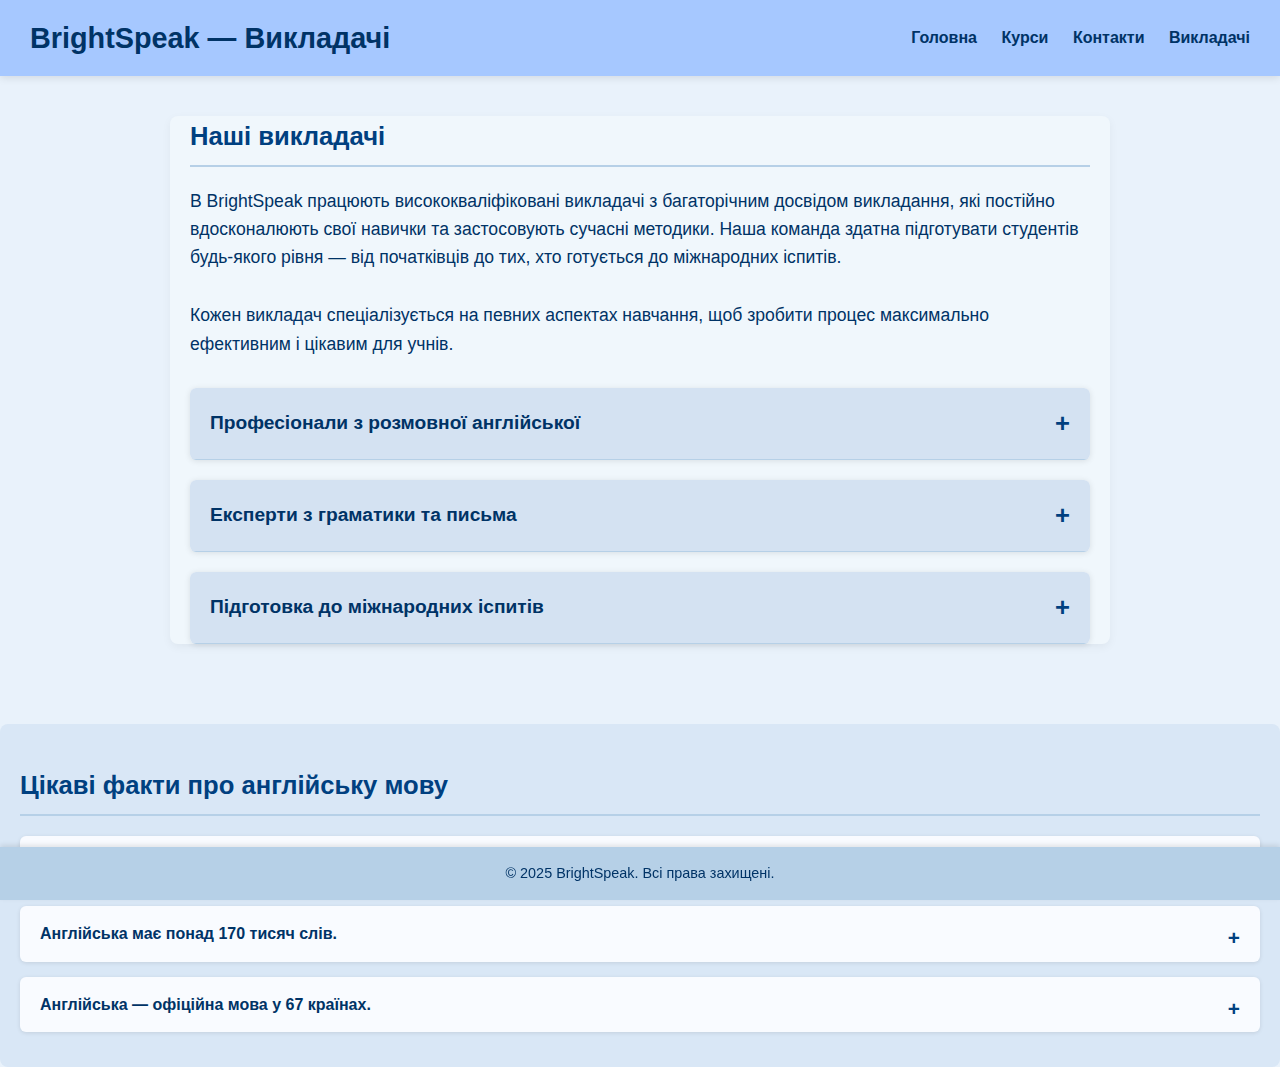
<file: teachers.html>
﻿<!DOCTYPE html>
<html lang="uk">
<head>
  <meta charset="UTF-8" />
  <meta name="viewport" content="width=device-width, initial-scale=1" />
  <title>BrightSpeak — Викладачі</title>
  <style>
    body {
      margin: 0;
      font-family: 'Segoe UI', Tahoma, Geneva, Verdana, sans-serif;
      background-color: #e9f2fb;
      color: #003366;
      line-height: 1.6;
      opacity: 0;
      transition: opacity 1s ease;
    }
    body.loaded {
      opacity: 1;
    }
    header {
      background-color: #A6C8FF;
      padding: 15px 30px;
      display: flex;
      align-items: center;
      justify-content: space-between;
      flex-wrap: wrap;
      box-shadow: 0 2px 8px rgba(0,0,0,0.1);
    }
    header h1 {
      margin: 0;
      font-weight: 700;
      font-size: 1.8rem;
    }
    nav a {
      color: #003366;
      text-decoration: none;
      margin-left: 20px;
      font-weight: 600;
      font-size: 1rem;
      transition: color 0.3s ease;
    }
    nav a:hover {
      color: #0a4a82;
    }
    main {
      max-width: 900px;
      margin: 40px auto 80px;
      padding: 0 20px;
      background-color: #f0f7fc;
      border-radius: 8px;
      box-shadow: 0 3px 10px rgba(0,0,0,0.05);
    }
    h2 {
      color: #004080;
      margin-bottom: 20px;
      font-size: 1.6rem;
      border-bottom: 2px solid #b6d0e7;
      padding-bottom: 8px;
    }
    p.intro {
      font-size: 1.1rem;
      margin-bottom: 30px;
    }
    .teacher {
      background-color: white;
      border-radius: 6px;
      margin-bottom: 20px;
      box-shadow: 0 1px 6px rgba(0,0,0,0.1);
      overflow: hidden;
      cursor: pointer;
      transition: box-shadow 0.3s ease, transform 0.3s ease;
      position: relative;
    }
    .teacher:hover {
      box-shadow: 0 5px 18px rgba(0,0,0,0.2);
      transform: scale(1.02);
      z-index: 2;
    }
    .teacher-header {
      padding: 15px 20px;
      display: flex;
      justify-content: space-between;
      align-items: center;
      font-weight: 600;
      font-size: 1.2rem;
      background-color: #d4e2f2;
      user-select: none;
      position: relative;
    }
    .teacher-header:hover {
      background-color: #c0d4e9;
    }
    .teacher-header[data-tooltip]:hover::after {
      content: attr(data-tooltip);
      position: absolute;
      top: 110%;
      left: 50%;
      transform: translateX(-50%);
      background: #004080cc;
      color: white;
      padding: 6px 12px;
      border-radius: 4px;
      white-space: nowrap;
      font-size: 0.9rem;
      pointer-events: none;
      opacity: 1;
      transition: opacity 0.3s ease;
      z-index: 10;
    }
    .teacher-header[data-tooltip]::after {
      opacity: 0;
      pointer-events: none;
    }
    .teacher-content {
      font-size: 1rem;
      color: #222;
      border-top: 1px solid #b6d0e7;
      max-height: 0;
      overflow: hidden;
      transition: max-height 0.5s ease, padding 0.5s ease;
      padding: 0 20px;
    }
    .teacher.expanded .teacher-content {
      padding: 15px 20px;
      max-height: 300px; /* высота с запасом */
    }
    .toggle-icon {
      font-weight: 700;
      font-size: 1.6rem;
      color: #004080;
      user-select: none;
      transition: transform 0.3s ease, color 0.3s ease;
    }
    .expanded .toggle-icon {
      transform: rotate(45deg);
      color: #c02f4b;
    }
    footer {
      text-align: center;
      padding: 15px 0;
      background-color: #b6d0e7;
      color: #003366;
      font-size: 0.9rem;
      position: fixed;
      bottom: 0;
      width: 100%;
      box-shadow: 0 -2px 5px rgba(0,0,0,0.1);
    }
  </style>
</head>
<body>
  <header>
    <h1>BrightSpeak — Викладачі</h1>
    <nav>
      <a href="index.html">Головна</a>
      <a href="courses.html">Курси</a>
      <a href="contacts.html">Контакти</a>
      <a href="teachers.html">Викладачі</a>
    </nav>
  </header>

  <main>
    <h2>Наші викладачі</h2>
    <p class="intro">
      В BrightSpeak працюють висококваліфіковані викладачі з багаторічним досвідом викладання, які постійно вдосконалюють свої навички та застосовують сучасні методики.
      Наша команда здатна підготувати студентів будь-якого рівня — від початківців до тих, хто готується до міжнародних іспитів.
    </p>
    <p class="intro">
      Кожен викладач спеціалізується на певних аспектах навчання, щоб зробити процес максимально ефективним і цікавим для учнів.
    </p>

    <div class="teacher" tabindex="0" aria-expanded="false">
      <div class="teacher-header" data-tooltip="Навички живого спілкування">
        Професіонали з розмовної англійської <span class="toggle-icon">+</span>
      </div>
      <div class="teacher-content">
        <p>Наші викладачі допоможуть розвинути навички живого спілкування, подолати мовний бар’єр і впевнено вести діалог у будь-яких життєвих ситуаціях. Заняття побудовані на інтерактивних вправах та ігрових методиках.</p>
      </div>
    </div>

    <div class="teacher" tabindex="0" aria-expanded="false">
      <div class="teacher-header" data-tooltip="Граматика і письмо">
        Експерти з граматики та письма <span class="toggle-icon">+</span>
      </div>
      <div class="teacher-content">
        <p>Спеціалісти, які глибоко розбираються в граматичних правилах, допоможуть краще розуміти структуру мови та вдосконалити письмові навички, що особливо важливо для академічного та професійного рівня.</p>
      </div>
    </div>

    <div class="teacher" tabindex="0" aria-expanded="false">
      <div class="teacher-header" data-tooltip="Підготовка до іспитів">
        Підготовка до міжнародних іспитів <span class="toggle-icon">+</span>
      </div>
      <div class="teacher-content">
        <p>Викладачі, які мають досвід підготовки студентів до IELTS, TOEFL, Cambridge та інших сертифікацій. Вони навчать стратегій, які допоможуть здати іспити на високі бали та впевнено почуватися на тестуванні.</p>
      </div>
    </div>
  </main>

  <footer>
    &copy; 2025 BrightSpeak. Всі права захищені.
  </footer>

  <script>
      document.body.classList.add('loaded');

      const teachers = document.querySelectorAll('.teacher');

      teachers.forEach(teacher => {
          const header = teacher.querySelector('.teacher-header');
          header.addEventListener('click', () => toggleTeacher(teacher));
          teacher.addEventListener('keydown', e => {
              if (e.key === 'Enter' || e.key === ' ') {
                  e.preventDefault();
                  toggleTeacher(teacher);
              }
          });
      });

      function toggleTeacher(teacher) {
          const isExpanded = teacher.classList.contains('expanded');
          teacher.classList.toggle('expanded');
          teacher.setAttribute('aria-expanded', !isExpanded);
      }
  </script>

    <!-- Добавляем этот блок сразу после блока с .teacher -->
<section style="margin-top: 40px; padding: 20px; background: #d9e7f6; border-radius: 8px;">
  <h2 style="color:#004080; margin-bottom: 20px;">Цікаві факти про англійську мову</h2>
  
  <div class="fact" tabindex="0" aria-expanded="false" style="background:#f9fbff; margin-bottom: 15px; border-radius:6px; box-shadow: 0 1px 4px rgba(0,0,0,0.1); overflow: hidden; cursor: pointer;">
    <div class="fact-header" style="padding: 15px 20px; font-weight: 600; color:#003366;">
      Чи знаєте ви, що англійська — одна з найпоширеніших мов у світі? <span class="toggle-icon" style="float:right; font-weight:bold; font-size:1.3rem; color:#004080;">+</span>
    </div>
    <div class="fact-content" style="max-height: 0; overflow: hidden; padding: 0 20px; transition: max-height 0.5s ease, padding 0.5s ease; color: #222;">
      <p>Понад 1,5 мільярда людей по всьому світу використовують англійську у спілкуванні, навчанні або роботі. Це робить її справді глобальною мовою.</p>
    </div>
  </div>

  <div class="fact" tabindex="0" aria-expanded="false" style="background:#f9fbff; margin-bottom: 15px; border-radius:6px; box-shadow: 0 1px 4px rgba(0,0,0,0.1); overflow: hidden; cursor: pointer;">
    <div class="fact-header" style="padding: 15px 20px; font-weight: 600; color:#003366;">
      Англійська має понад 170 тисяч слів. <span class="toggle-icon" style="float:right; font-weight:bold; font-size:1.3rem; color:#004080;">+</span>
    </div>
    <div class="fact-content" style="max-height: 0; overflow: hidden; padding: 0 20px; transition: max-height 0.5s ease, padding 0.5s ease; color: #222;">
      <p>Звичайна людина використовує у повсякденному житті близько 3000–5000 слів, але словниковий запас англійської неймовірно багатий.</p>
    </div>
  </div>

  <div class="fact" tabindex="0" aria-expanded="false" style="background:#f9fbff; margin-bottom: 15px; border-radius:6px; box-shadow: 0 1px 4px rgba(0,0,0,0.1); overflow: hidden; cursor: pointer;">
    <div class="fact-header" style="padding: 15px 20px; font-weight: 600; color:#003366;">
      Англійська — офіційна мова у 67 країнах. <span class="toggle-icon" style="float:right; font-weight:bold; font-size:1.3rem; color:#004080;">+</span>
    </div>
    <div class="fact-content" style="max-height: 0; overflow: hidden; padding: 0 20px; transition: max-height 0.5s ease, padding 0.5s ease; color: #222;">
      <p>Це робить англійську мовою дипломатії, міжнародного бізнесу та науки.</p>
    </div>
  </div>
</section>

<script>
    // Скрипт для раскрытия фактов
    const facts = document.querySelectorAll('.fact');
    facts.forEach(fact => {
        const header = fact.querySelector('.fact-header');
        header.addEventListener('click', () => toggleFact(fact));
        fact.addEventListener('keydown', e => {
            if (e.key === 'Enter' || e.key === ' ') {
                e.preventDefault();
                toggleFact(fact);
            }
        });
    });

    function toggleFact(fact) {
        const isExpanded = fact.classList.contains('expanded');
        if (isExpanded) {
            fact.classList.remove('expanded');
            fact.setAttribute('aria-expanded', 'false');
            const content = fact.querySelector('.fact-content');
            content.style.maxHeight = null;
            content.style.padding = '0 20px';
            fact.querySelector('.toggle-icon').textContent = '+';
        } else {
            fact.classList.add('expanded');
            fact.setAttribute('aria-expanded', 'true');
            const content = fact.querySelector('.fact-content');
            content.style.maxHeight = content.scrollHeight + 'px';
            content.style.padding = '15px 20px';
            fact.querySelector('.toggle-icon').textContent = '×';
        }
    }
</script>


</body>
</html>
</file>
